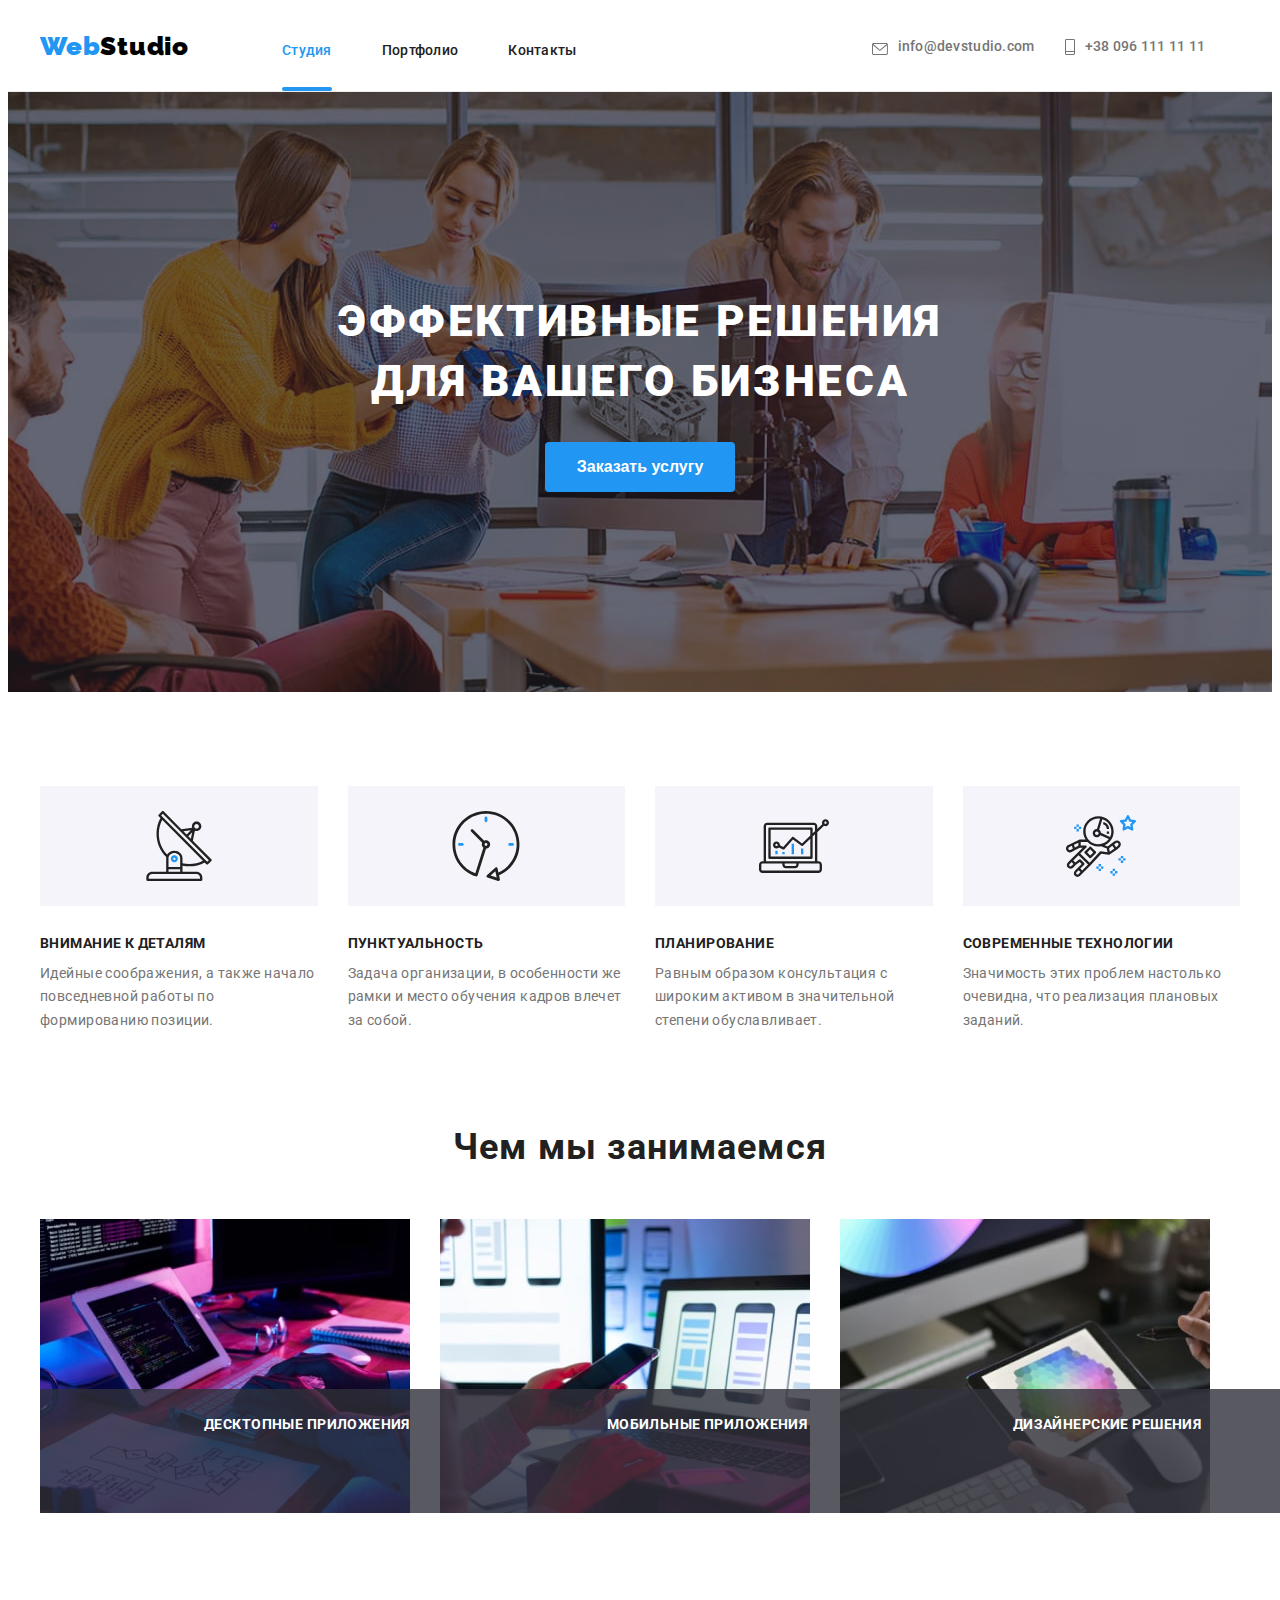
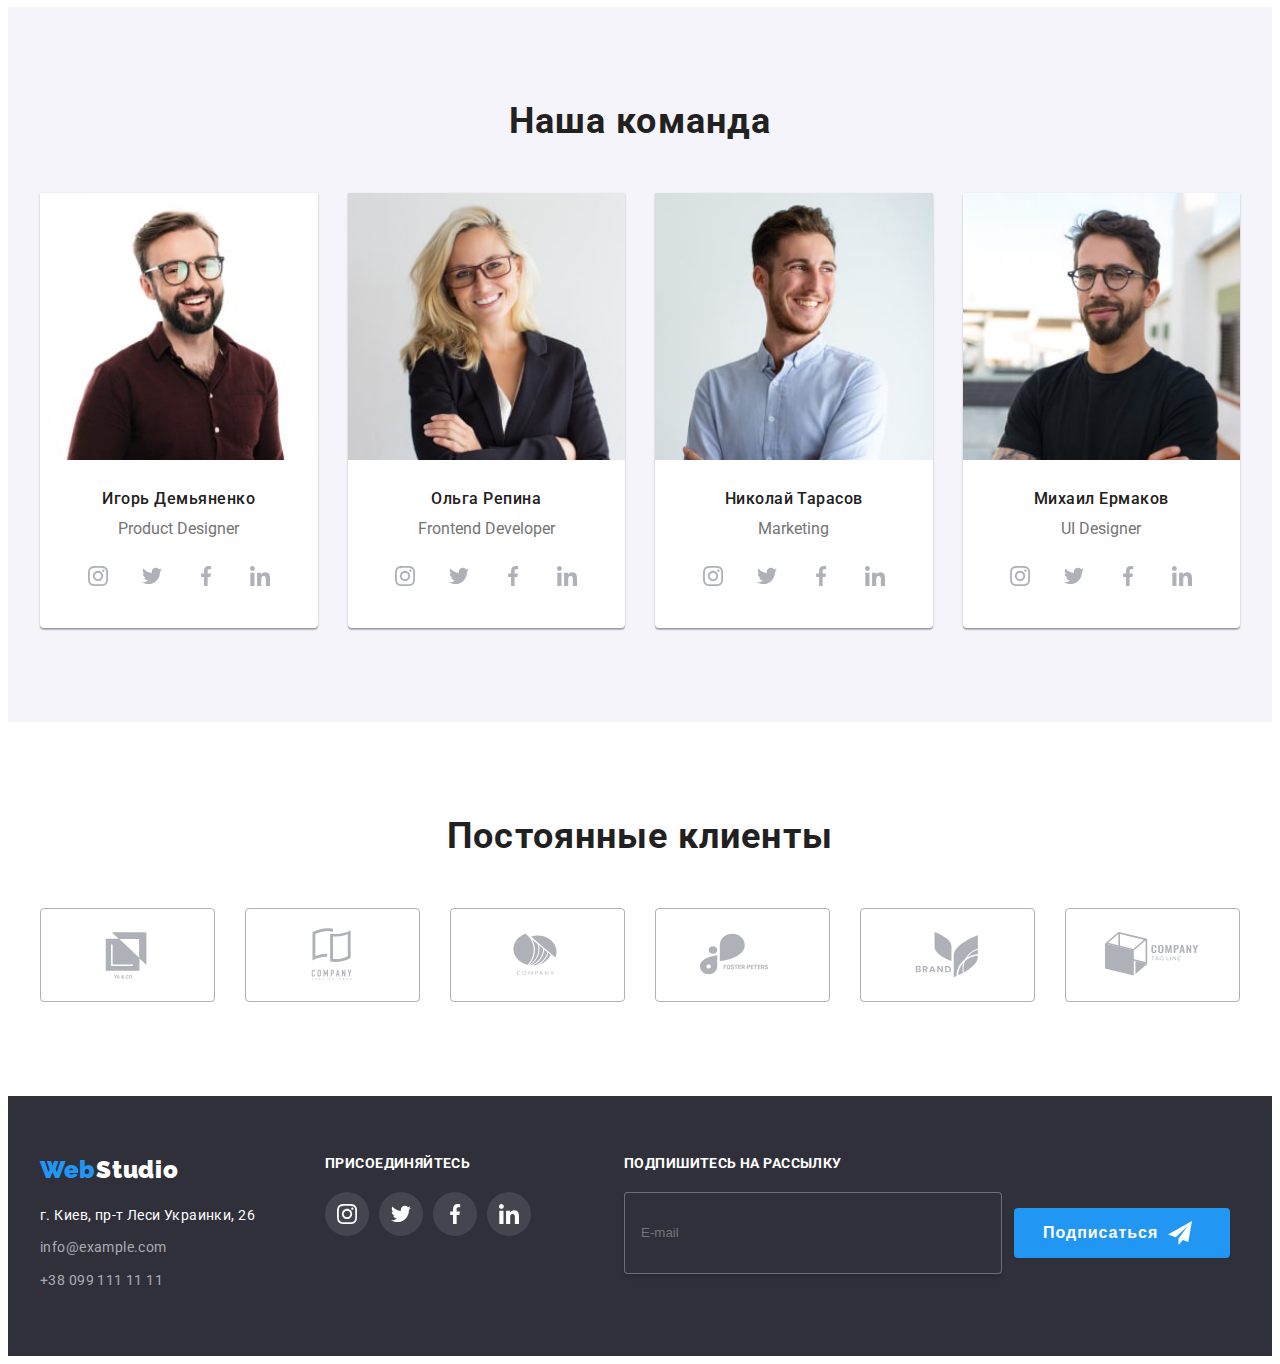
<file: index.html>
<!DOCTYPE html>
<html lang="ru">
<head>
   <meta charset="UTF-8">
   <meta http-equiv="X-UA-Compatible" content="IE=edge">
   <meta name="viewport" content="width=device-width, initial-scale=1.0">
   <title>Home Work 8</title>
   <link rel="preconnect" href="https://fonts.googleapis.com">
   <link rel="preconnect" href="https://fonts.gstatic.com" crossorigin>
   <link href="https://fonts.googleapis.com/css2?family=Raleway:wght@700&family=Roboto:wght@400;500;700;900&display=swap" rel="stylesheet">
   <link rel="stylesheet" href="https://cdnjs.cloudflare.com/ajax/libs/modern-normalize/1.1.0/modern-normalize.min.css" integrity="sha512-wpPYUAdjBVSE4KJnH1VR1HeZfpl1ub8YT/NKx4PuQ5NmX2tKuGu6U/JRp5y+Y8XG2tV+wKQpNHVUX03MfMFn9Q==" crossorigin="anonymous" referrerpolicy="no-referrer" />
   <link rel="stylesheet" href="./css/main.min.css">
</head>  
<body>
   <header class="page-header">
        <div class="container page-header__container">
            <nav class="page-header__info-nav">
                <a class="logo link" href="./index.html"><b style="color:#2196F3">Web<span style="color:#000000;">Studio</span></b></a>
                <ul class="menu__list">
                <li class="list menu__list-item"><a class="link menu__list-item-studio current" href="./index.html">Студия</a></li>
                <li class="list menu__list-item"><a class="link menu__list-item-portfolio" href="./portfolio.html">Портфолио</a></li>
                <li class="list menu__list-item"><a class="link menu__list-item-contact" href="#contacts">Контакты</a></li>
                </ul>
            </nav>   
            <div class="page-header__contact">
                <a class="page-header__contact-email link grey" href="mailto:info@devstudio.com">
                <svg class="page-header__contact-icon" width="16" height="12">
                <use
                    href="./images/symbol-defs.svg#icon-envelope"
                ></use>
                </svg>info@devstudio.com</a>
                <a class="page-header__contact-telephone link grey" href="tel:+380961111111">
                <svg class="page-header__contact-icon" width="10" height="16">
                    <use
                        href="./images/symbol-defs.svg#icon-telephone"
                    ></use>
                </svg>+38 096 111 11 11</a>
            </div>
            <button type="button" class="menu-open">
                    <svg class="page-header__icon" width="40" height="40">
                        <use
                        href="./images/symbol-defs.svg#icon-menu"
                        ></use>
                    </svg>
            </button>
            <div class="mob-menu is-hidden">
                <div class="menu-top">
                    <button type="button" class="menu-close">
                        <svg class="page-header__icon" width="40" height="40">
                            <use
                            href="./images/symbol-defs.svg#icon-close-black"
                            ></use>
                        </svg>
                    </button>
                    <ul class="mob-menu-list list">
                        <li class="mob-menu-item">
                            <a href="./index.html" class="mob-menu-link active link ">Студия</a>
                        </li>
                        <li class="mob-menu-item">
                            <a href="./portfolio.html" class="mob-menu-link link"
                                >Портфолио</a
                            >
                        </li>
                        <li class="mob-menu-item">
                            <a href="#" class="mob-menu-link link">Контакты</a>
                        </li>
                    </ul>
                </div>
                <div class="menu-bottom">
                    <div class="menu-bottom__mobile-contact">
                        <a class="mob-menu-tel link" href="tel:+380961111111">+38 096 111 11 11</a>
                        <a class="mob-menu-email link" href="mailto:info@devstudio.com">info@devstudio.com</a>
                    </div>
                    <ul class="mob-social-list list">
                        <li class="mob-social-item">
                            <a href="" class="mob-social-link link"
                                >Instagram</a
                            >
                        </li>
                        <li class="mob-social-item">
                            <a href="" class="mob-social-link link"
                                >Twitter</a
                            >
                        </li>
                        <li class="mob-social-item">
                            <a href="" class="mob-social-link link"
                                >Facebook</a
                            >
                        </li>
                        <li class="mob-social-item">
                            <a href="" class="mob-social-link link"
                                >LinkedIn</a
                            >
                        </li>
                    </ul>
                </div>
            </div>
        </div>   
    </header>
    <main>
        <section class="hero overlay">
            <div class="container">
                <h1 class="hero__title">ЭФФЕКТИВНЫЕ РЕШЕНИЯ ДЛЯ ВАШЕГО БИЗНЕСА</h1>
                <button class="hero__btn" data-modal-open type="button">Заказать услугу</button>
            </div>   
        </section>   
        <section class="skils section">
            <div class="container">
                <ul class="skils__details-list">
                <li class="skils__details-item list">
                    <div class="skils__details-block">
                        <svg class="skils__details-icon" width="70" height="70">
                            <use
                            href="./images/symbol-defs.svg#icon-antenna"
                            ></use>
                        </svg>
                    </div>
                    <h3 class="skils__details-title">ВНИМАНИЕ К ДЕТАЛЯМ</h3>
                    <p class="grey text">
                        Идейные соображения, а также начало повседневной работы по формированию позиции.
                    </p>
                </li> 
                <li class="skils__details-item list">
                    <div class="skils__details-block">
                        <svg class="skils__details-icon" width="70" height="70">
                            <use
                            href="./images/symbol-defs.svg#icon-clock"
                            ></use>
                        </svg>
                    </div>
                    <h3 class="skils__details-title">ПУНКТУАЛЬНОСТЬ</h3>
                    <p class="grey text">
                        Задача организации, в особенности же рамки и место обучения кадров влечет за собой.
                    </p>
                </li>   
                <li class="skils__details-item list note">
                    <div class="skils__details-block">
                        <svg class="skils__details-icon" width="70" height="70">
                            <use
                            href="./images/symbol-defs.svg#icon-diagram"
                            ></use>
                        </svg>
                    </div>
                    <h3 class="skils__details-title">ПЛАНИРОВАНИЕ</h3>
                    <p class="grey text">
                        Равным образом консультация с широким активом в значительной степени обуславливает.
                    </p>
                </li>   
                <li class="skils__details-item list">
                    <div class="skils__details-block">
                        <svg class="skils__details-icon" width="70" height="70">
                            <use
                            href="./images/symbol-defs.svg#icon-astronaut"
                            ></use>
                        </svg>
                    </div>
                    <h3 class="skils__details-title">СОВРЕМЕННЫЕ ТЕХНОЛОГИИ</h3>
                    <p class="grey text">
                        Значимость этих проблем настолько очевидна, что реализация плановых заданий.
                    </p>
                </li> 
                </ul> 
            </div>
        </section>     
        <section class="work-details section">
            <div class="container">
                <h2 class="title-all title">Чем мы занимаемся</h2>
                <ul class="work-details__gallery-list">
                <li class="list">
                    <div class="work-details__gallery-item-box">
                        <picture>
                            <source
                                srcset="./images/directions/img-desktop-1x-1.jpg 1x, ./images/directions/img-desktop-2x-1.jpg 2x"
                                media="(min-width: 1200px)"/>
                            <img
                                src="./images/directions/img-desktop-1x-1.jpg" alt="руки и компьютер" width="370"/>
                        </picture>
                            <p class="work-details__gallery-item-text">
                                Десктопные приложения
                            </p>
                    </div>
                    </li>     
                    <li class="list"> 
                        <div class="work-details__gallery-item-box">
                            <picture>
                                <source
                                    srcset="./images/directions/img-desktop-1x-2.jpg 1x, ./images/directions/img-desktop-2x-2.jpg 2x"
                                    media="(min-width: 1200px)"/>
                                <img
                                    src="./images/directions/img-desktop-1x-2.jpg" alt="руки и компьютер" width="370"/>
                            </picture>
                            <p class="work-details__gallery-item-text">
                                Мобильные приложения
                            </p>
                        </div>
                    </li>  
                    <li class="list"> 
                        <div class="work-details__gallery-item-box">
                            <picture>
                                <source
                                    srcset="./images/directions/img-desktop-1x-3.jpg 1x, ./images/directions/img-desktop-2x-3.jpg 2x"
                                    media="(min-width: 1200px)"/>
                                <img
                                    src="./images/directions/img-desktop-1x-3.jpg" alt="руки и компьютер" width="370"/>
                            </picture>
                            <p class="work-details__gallery-item-text">
                                Дизайнерские решения
                            </p>
                        </div>
                    </li> 
                </ul>
            </div>   
        </section>
        <section class="teachers section">
            <div class="container">
                <h2 class="title-all">Наша команда</h2>
                <ul class="teachers__list">
                <li class="list teachers__item">
                    <picture>
                        <source
                            srcset="./images/our-team/img1-desktop-1x.jpg 1x, ./images/our-team/img1-desktop-2x.jpg 2x"
                            media="(min-width: 1200px)"/>
                        <source
                            srcset="./images/our-team/img1-tablet-1x.jpg 1x, ./images/our-team/img1-tablet-2x.jpg 2x"
                            media="(min-width: 768px)"/>
                        <source
                            srcset="./images/our-team/img1-mob-1x.jpg 1x, ./images/our-team/img1-mob-2x.jpg 2x"
                            media="(min-width: 320px)"/>
                        <img
                            src="./images/our-team/img1-mob-1x.jpg" alt="человек в очках улыбается" width="370"/>
                    </picture>
                    <div class="teachers__item-names">
                        <h3 class="teachers__item-names-title title">Игорь Демьяненко</h3>
                        <p class="grey workers" lang="en">Product Designer</p>              
                        <ul class="teachers__socials-list list">
                            <li class="teachers__socials-item">
                                <a
                                    href=""
                                    class="teachers__socials-link link"
                                >
                                    <svg class="teachers__socials-icon" width="20" height="20">
                                        <use
                                            href="./images/symbol-defs.svg#icon-instagram-2"></use>
                                    </svg>
                                </a>
                            </li>
                            <li class="teachers__socials-item">
                                <a
                                    href=""
                                    class="teachers__socials-link link"
                                >
                                    <svg class="teachers__socials-icon" width="20" height="20">
                                        <use
                                        href="./images/symbol-defs.svg#icon-twitter"
                                        ></use>
                                    </svg>
                                </a>
                            </li>
                            <li class="teachers__socials-item">
                                <a
                                    href=""
                                    class="teachers__socials-link link"
                                >
                                    <svg class="teachers__socials-icon" width="20" height="20">
                                        <use
                                        href="./images/symbol-defs.svg#icon-facebook"
                                        ></use>
                                    </svg>
                                </a>
                            </li>
                            <li class="teachers__socials-item">
                                <a
                                    href=""
                                    class="teachers__socials-link link"
                                >
                                    <svg class="teachers__socials-icon" width="20" height="20">
                                        <use
                                        href="./images/symbol-defs.svg#icon-linkedin"
                                        ></use>
                                    </svg>
                                </a>
                            </li>
                        </ul>
                    </div>
                </li>
                <li class="list teachers__item"> 
                    <picture>
                        <source
                            srcset="./images/our-team/img2-desktop-1x.jpg 1x, ./images/our-team/img2-desktop-2x.jpg 2x"
                            media="(min-width: 1200px)"/>
                        <source
                            srcset="./images/our-team/img2-tablet-1x.jpg 1x, ./images/our-team/img2-tablet-2x.jpg 2x"
                            media="(min-width: 768px)"/>
                        <source
                            srcset="./images/our-team/img2-mob-1x.jpg 1x, ./images/our-team/img2-mob-2x.jpg 2x"
                            media="(min-width: 320px)"/>
                        <img
                            src="./images/our-team/img2-mob-1x.jpg" alt="женщина в очках" width="370"/>
                    </picture>
                    <div class="teachers__item-names">
                        <h3 class="teachers__item-names-title title">Ольга Репина</h3>
                        <p class="grey workers" lang="en">Frontend Developer</p>
                        <ul class="teachers__socials-list list">
                            <li class="teachers__socials-item">
                                <a
                                    href=""
                                    class="teachers__socials-link link"
                                >
                                    <svg class="teachers__socials-icon" width="20" height="20">
                                        <use
                                            href="./images/symbol-defs.svg#icon-instagram-2"></use>
                                    </svg>
                                </a>
                            </li>
                            <li class="teachers__socials-item">
                                <a
                                    href=""
                                    class="teachers__socials-link link"
                                >
                                    <svg class="teachers__socials-icon" width="20" height="20">
                                        <use
                                        href="./images/symbol-defs.svg#icon-twitter"
                                        ></use>
                                    </svg>
                                </a>
                            </li>
                            <li class="teachers__socials-item">
                                <a
                                    href=""
                                    class="teachers__socials-link link"
                                >
                                    <svg class="teachers__socials-icon" width="20" height="20">
                                        <use
                                        href="./images/symbol-defs.svg#icon-facebook"
                                        ></use>
                                    </svg>
                                </a>
                            </li>
                            <li class="teachers__socials-item">
                                <a
                                    href=""
                                    class="teachers__socials-link link"
                                >
                                    <svg class="teachers__socials-icon" width="20" height="20">
                                        <use
                                        href="./images/symbol-defs.svg#icon-linkedin"
                                        ></use>
                                    </svg>
                                </a>
                            </li>
                        </ul>
                    </div>
                </li>
                <li class="list teachers__item">
                    <picture>
                        <source
                            srcset="./images/our-team/img3-desktop-1x.jpg 1x, ./images/our-team/img3-desktop-2x.jpg 2x"
                            media="(min-width: 1200px)"/>
                        <source
                            srcset="./images/our-team/img3-tablet-1x.jpg 1x, ./images/our-team/img3-tablet-2x.jpg 2x"
                            media="(min-width: 768px)"/>
                        <source
                            srcset="./images/our-team/img3-mob-1x.jpg 1x, ./images/our-team/img3-mob-2x.jpg 2x"
                            media="(min-width: 320px)"/>
                        <img
                            src="./images/our-team/img3-mob-1x.jpg" alt="человек  улыбается" width="370"/>
                    </picture>
                    <div class="teachers__item-names">
                        <h3 class="teachers__item-names-title title">Николай Тарасов</h3>
                        <p class="grey workers" lang="en">Marketing</p>
                        <ul class="teachers__socials-list list">
                            <li class="teachers__socials-item">
                                <a
                                    href=""
                                    class="teachers__socials-link link"
                                >
                                    <svg class="teachers__socials-icon" width="20" height="20">
                                        <use
                                            href="./images/symbol-defs.svg#icon-instagram-2"></use>
                                    </svg>
                                </a>
                            </li>
                            <li class="teachers__socials-item">
                                <a
                                    href=""
                                    class="teachers__socials-link link"
                                >
                                    <svg class="teachers__socials-icon" width="20" height="20">
                                        <use
                                        href="./images/symbol-defs.svg#icon-twitter"
                                        ></use>
                                    </svg>
                                </a>
                            </li>
                            <li class="teachers__socials-item">
                                <a
                                    href=""
                                    class="teachers__socials-link link"
                                >
                                    <svg class="teachers__socials-icon" width="20" height="20">
                                        <use
                                        href="./images/symbol-defs.svg#icon-facebook"
                                        ></use>
                                    </svg>
                                </a>
                            </li>
                            <li class="teachers__socials-item">
                                <a
                                    href=""
                                    class="teachers__socials-link link"
                                >
                                    <svg class="teachers__socials-icon" width="20" height="20">
                                        <use
                                        href="./images/symbol-defs.svg#icon-linkedin"
                                        ></use>
                                    </svg>
                                </a>
                            </li>
                        </ul>
                    </div>          
                </li>   
                <li class="list teachers__item">
                    <picture>
                        <source
                            srcset="./images/our-team/img4-desktop-1x.jpg 1x, ./images/our-team/img4-desktop-2x.jpg 2x"
                            media="(min-width: 1200px)"/>
                        <source
                            srcset="./images/our-team/img4-tablet-1x.jpg 1x, ./images/our-team/img4-tablet-2x.jpg 2x"
                            media="(min-width: 768px)"/>
                        <source
                            srcset="./images/our-team/img4-mob-1x.jpg 1x, ./images/our-team/img4-mob-2x.jpg 2x"
                            media="(min-width: 320px)"/>
                        <img
                            src="./images/our-team/img4-mob-1x.jpg" alt="человек в очках улыбается" width="370"/>
                    </picture>
                    <div class="teachers__item-names">
                        <h3 class="teachers__item-names-title title">Михаил Ермаков</h3>
                        <p class="grey workers" lang="en">UI Designer</p>
                        <ul class="teachers__socials-list list">
                            <li class="teachers__socials-item">
                                <a
                                    href=""
                                    class="teachers__socials-link link"
                                >
                                    <svg class="teachers__socials-icon" width="20" height="20">
                                        <use
                                            href="./images/symbol-defs.svg#icon-instagram-2"></use>
                                    </svg>
                                </a>
                            </li>
                            <li class="teachers__socials-item">
                                <a
                                    href=""
                                    class="teachers__socials-link link"
                                >
                                    <svg class="teachers__socials-icon" width="20" height="20">
                                        <use
                                        href="./images/symbol-defs.svg#icon-twitter"
                                        ></use>
                                    </svg>
                                </a>
                            </li>
                            <li class="teachers__socials-item">
                                <a
                                    href=""
                                    class="teachers__socials-link link"
                                >
                                    <svg class="teachers__socials-icon" width="20" height="20">
                                        <use
                                        href="./images/symbol-defs.svg#icon-facebook"
                                        ></use>
                                    </svg>
                                </a>
                            </li>
                            <li class="teachers__socials-item">
                                <a
                                    href=""
                                    class="teachers__socials-link link"
                                >
                                    <svg class="teachers__socials-icon" width="20" height="20">
                                        <use
                                        href="./images/symbol-defs.svg#icon-linkedin"
                                        ></use>
                                    </svg>
                                </a>
                            </li>
                        </ul>
                    </div>
                </li>  
                </ul>
            </div>    
        </section>
        <section class="clients section">
            <div class="container">
                <h2 class="clients__title title-all">Постоянные клиенты</h2>
                <ul class="clients__socials-list list">
                <li class="clients__socials-item">
                    <a
                        href=""
                        class="clients__socials-link link"
                    >
                        <svg class="clients__socials-icon" width="106" height="60">
                            <use
                            href="./images/symbol-defs.svg#icon-Logo1"
                            ></use>
                        </svg>
                    </a>
                </li>
                <li class="clients__socials-item">
                    <a
                        href=""
                        class="clients__socials-link link"
                    >
                        <svg class="clients__socials-icon" width="106" height="60">
                            <use
                            href="./images/symbol-defs.svg#icon-Logo2"
                            ></use>
                        </svg>
                    </a>
                </li>
                <li class="clients__socials-item">
                    <a
                        href=""
                        class="clients__socials-link link"
                    >
                        <svg class="clients__socials-icon" width="106" height="60">
                            <use
                            href="./images/symbol-defs.svg#icon-Logo3"
                            ></use>
                        </svg>
                    </a>
                </li>
                <li class="clients__socials-item">
                    <a
                        href=""
                        class="clients__socials-link link"
                    >
                        <svg class="clients__socials-icon" width="106" height="60">
                            <use
                            href="./images/symbol-defs.svg#icon-Logo4"
                            ></use>
                        </svg>
                    </a>
                </li>
                <li class="clients__socials-item">
                    <a
                        href=""
                        class="clients__socials-link link"
                    >
                        <svg class="clients__socials-icon" width="106" height="60">
                            <use
                            href="./images/symbol-defs.svg#icon-Logo5"
                            ></use>
                        </svg>
                    </a>
                </li>
                <li class="clients__socials-item">
                    <a
                        href=""
                        class="clients__socials-link link"
                    >
                        <svg class="clients__socials-icon" width="106" height="60">
                            <use
                            href="./images/symbol-defs.svg#icon-Logo6"
                            ></use>
                        </svg>
                    </a>
                </li>
            </ul>
                
            </div>    
        </section>
    </main>
    <footer class="page-footer" id="contacts">
        <div class="container page-footer__container">
            <div class="page-footer__version-tablet">
                <div class="page-footer__contact">
                    <a class="page-footer__logo link" href="./index.html"><b style="color:#2196F3">Web<span style="color:#ffffff;">Studio</span></b></a>
                    <address class="page-footer__address white">
                        г. Киев, пр-т Леси Украинки, 26
                    </address>
                    <a class="link page-footer__contact-info page-footer__email" href="mailto:info@example.com">info@example.com</a>
                    <a class="link page-footer__contact-info" href="tel:+380991111111">+38 099 111 11 11</a>
                </div>
                <section class="page-footer__social">
                    <h3 class="page-footer__social-title white ">присоединяйтесь</h3>
                    <ul class="page-footer__socials-list list">
                        <li class="page-footer__socials-item">
                                <a
                                    href=""
                                    class="page-footer__socials-link link"
                                >
                                    <svg class="page-footer__socials-icon" width="20" height="20">
                                    <use
                                            href="./images/symbol-defs.svg#icon-instagram-2"></use>
                                    </svg>
                                </a>
                        </li>
                        <li class="page-footer__socials-item">
                                <a
                                    href=""
                                    class="page-footer__socials-link link"
                                >
                                    <svg class="page-footer__socials-icon" width="20" height="20">
                                    <use
                                    href="./images/symbol-defs.svg#icon-twitter"
                                    ></use>
                                    </svg>
                                </a>
                        </li>
                        <li class="page-footer__socials-item">
                                <a
                                    href=""
                                    class="page-footer__socials-link link"
                                >
                                    <svg class="page-footer__socials-icon" width="20" height="20">
                                    <use
                                    href="./images/symbol-defs.svg#icon-facebook"
                                    ></use>
                                    </svg>
                                </a>
                        </li>
                        <li class="page-footer__socials-item">
                                <a
                                    href=""
                                    class="page-footer__socials-link link"
                                >
                                    <svg class="page-footer__socials-icon" width="20" height="20">
                                    <use
                                    href="./images/symbol-defs.svg#icon-linkedin"
                                    ></use>
                                    </svg>
                                </a>
                        </li>
                    </ul>
                </section>
            </div>
            <section class="page-footer__client">
                <h3 class="page-footer__title white ">Подпишитесь на рассылку</h3>
                <div class="confirmation-email">
                    <span >
                        <input
                            type="email"
                            name="email-confirmation"
                            id="email-confirmation"
                            class="footer-input"
                            placeholder="E-mail"/> 
                    </span>        
                    <button class="page-footer__btn-email" type="submit">Подписаться
                        <span>
                            <svg class="page-footer__icon" width="24" height="24">
                                <use href="./images/symbol-defs.svg#icon-icon-send"></use>
                            </svg> 
                        </span>
                    </button>    
                </div>
            </section>
        </div>   
    </footer>
    <div class="backdrop is-hidden" data-modal>
        <div class="modal">
            <button type="button" class="modal-btn" data-modal-close>
                    <svg class="clients-socials-icon" width="18" height="18">
                        <use
                        href="./images/symbol-defs.svg#icon-close-black"
                        ></use>
                    </svg>
            </button>
            <p class="modal-title">Оставьте свои данные, мы вам перезвоним</p>
            <form action="#">
                <div class="modal-contact-form">
                        <label class="modal-label" for="name"
                        >Имя</label>
                        <span class="input-wrap">
                            <input
                                type="text"
                                name="name"
                                id="name"
                                class="modal-input"/>
                            <svg class="modal-input-icon" width="18" height="18">
                                <use href="./images/symbol-defs.svg#icon-person"></use>
                            </svg>
                        </span>
                </div>
                <div class="modal-contact-form">
                    <label class="modal-label" for="tel"
                        >Телефон</label>
                        <span class="input-wrap">
                            <input
                                type="tel"
                                name="tel"
                                id="tel"
                                class="modal-input"/>
                            <svg class="modal-input-icon" width="18" height="18">
                                <use href="./images/symbol-defs.svg#icon-phone"></use>
                            </svg>
                        </span>
                    </div>
                <div class="modal-contact-form">
                    <label class="modal-label" for="email"
                        >Почта</label>
                        <span class="input-wrap">
                            <input
                                type="email"
                                name="email"
                                id="email"
                                class="modal-input"/>
                            <svg class="modal-input-icon" width="18" height="18">
                                <use href="./images/symbol-defs.svg#icon-email"></use>
                            </svg>
                        </span>    
                </div>
                <div class="modal-contact-form">
                    <label class="modal-label" for="сomment"
                        >Комментарий</label>
                    <textarea
                        name="comment"
                        id="comment"
                        class="modal-text"
                        placeholder="Введите текст"
                    ></textarea>
                </div>
                <div class="modal-contact-form">
                    <input type="checkbox" class="input-check vissually-hidden" id="input-check" value="yes" name="policy">
                    <label for="input-check" class="check-text ">
                        <span>
                                <svg class="input-icon-check" width="11" height="8">
                                    <use href="./images/symbol-defs.svg#icon-check"></use>
                                </svg> 
                            </span>
                    Соглашаюсь с рассылкой и принимаю<a href="" class="check-link">Условия договора</a></label>
                </div>
                <button class="form__btn-contact" type="submit">Отправить</button>
            </form>
        </div>
    </div>
    <script src="./js/menu.js"></script>
    <script src="./js/modal.js"></script>
</body>
</html>
</file>
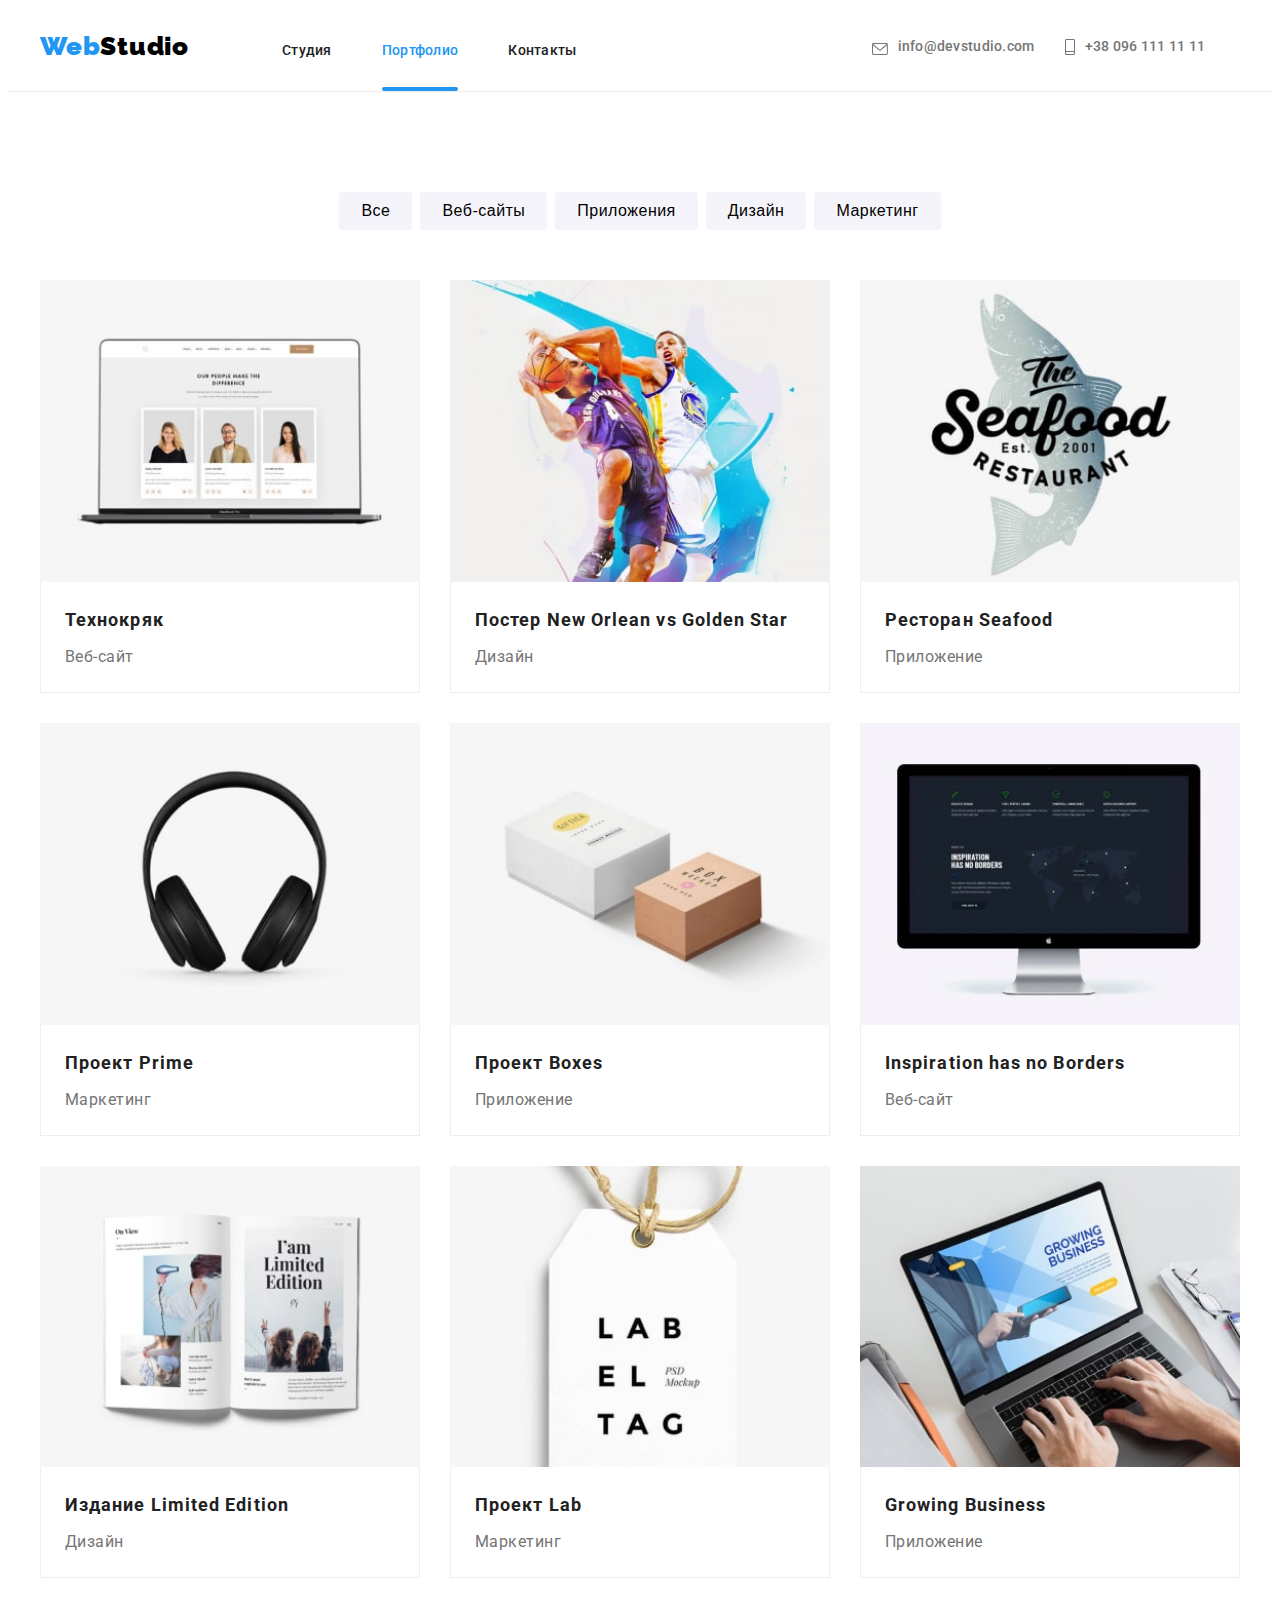
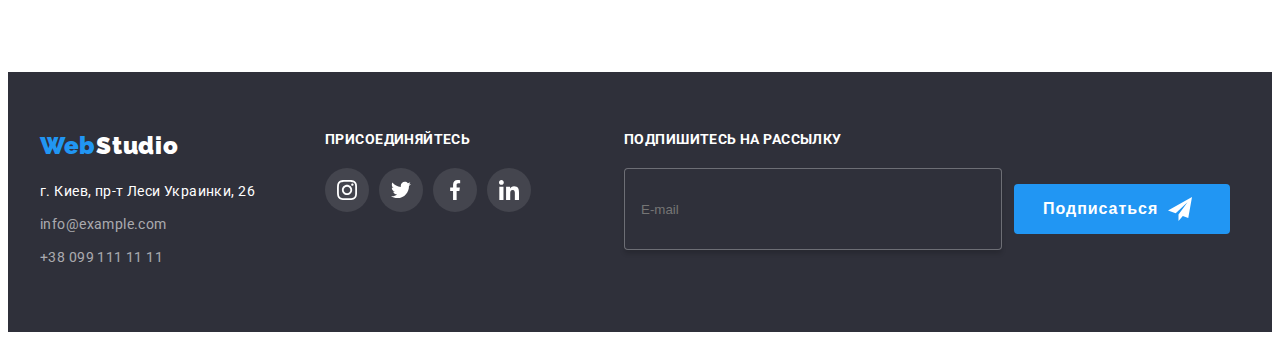
<file: portfolio.html>
<!DOCTYPE html>
<html lang="ru">
<head>
   <meta charset="UTF-8">
   <meta http-equiv="X-UA-Compatible" content="IE=edge">
   <meta name="viewport" content="width=device-width, initial-scale=1.0">
   <title>Home Work 8</title>
   <link rel="preconnect" href="https://fonts.googleapis.com">
   <link rel="preconnect" href="https://fonts.gstatic.com" crossorigin>
   <link href="https://fonts.googleapis.com/css2?family=Raleway:wght@700&family=Roboto:wght@400;500;700;900&display=swap" rel="stylesheet">
   <link rel="stylesheet" href="https://cdnjs.cloudflare.com/ajax/libs/modern-normalize/1.1.0/modern-normalize.min.css" integrity="sha512-wpPYUAdjBVSE4KJnH1VR1HeZfpl1ub8YT/NKx4PuQ5NmX2tKuGu6U/JRp5y+Y8XG2tV+wKQpNHVUX03MfMFn9Q==" crossorigin="anonymous" referrerpolicy="no-referrer" />
   <link rel="stylesheet" href="css/main.min.css">

</head>
<body>
   <header class="page-header">
      <div class="container page-header__container">
          <nav class="page-header__info-nav">
              <a class="logo link" href="./index.html"><b style="color:#2196F3">Web<span style="color:#000000;">Studio</span></b></a>
              <ul class="menu__list">
              <li class="list menu__list-item"><a class="link menu__list-item-studio " href="./index.html">Студия</a></li>
              <li class="list menu__list-item"><a class="link menu__list-item-portfolio current" href="./portfolio.html">Портфолио</a></li>
              <li class="list menu__list-item"><a class="link menu__list-item-contact" href="#contacts">Контакты</a></li>
              </ul>
          </nav>   
          <div class="page-header__contact">
              <a class="page-header__contact-email link grey" href="mailto:info@devstudio.com">
              <svg class="page-header__contact-icon" width="16" height="12">
              <use
                  href="./images/symbol-defs.svg#icon-envelope"
              ></use>
              </svg>info@devstudio.com</a>
              <a class="page-header__contact-telephone link grey" href="tel:+380961111111">
              <svg class="page-header__contact-icon" width="10" height="16">
                  <use
                      href="./images/symbol-defs.svg#icon-telephone"
                  ></use>
              </svg>+38 096 111 11 11</a>
          </div>
          <button type="button" class="menu-open">
                  <svg class="page-header__icon" width="40" height="40">
                      <use
                      href="./images/symbol-defs.svg#icon-menu"
                      ></use>
                  </svg>
          </button>
          <div class="mob-menu is-hidden">
              <div class="menu-top">
                  <button type="button" class="menu-close">
                      <svg class="page-header__icon" width="40" height="40">
                          <use
                          href="./images/symbol-defs.svg#icon-close-black"
                          ></use>
                      </svg>
                  </button>
                  <ul class="mob-menu-list list">
                      <li class="mob-menu-item">
                          <a href="./index.html" class="mob-menu-link link ">Студия</a>
                      </li>
                      <li class="mob-menu-item">
                          <a href="./portfolio.html" class="mob-menu-link  active link"
                              >Портфолио</a
                          >
                      </li>
                      <li class="mob-menu-item">
                          <a href="#" class="mob-menu-link link">Контакты</a>
                      </li>
                  </ul>
              </div>
              <div class="menu-bottom">
                  <div class="menu-bottom__mobile-contact">
                      <a class="mob-menu-tel link" href="tel:+380961111111">+38 096 111 11 11</a>
                      <a class="mob-menu-email link" href="mailto:info@devstudio.com">info@devstudio.com</a>
                  </div>
                  <ul class="mob-social-list list">
                      <li class="mob-social-item">
                          <a href="" class="mob-social-link link"
                              >Instagram</a
                          >
                      </li>
                      <li class="mob-social-item">
                          <a href="" class="mob-social-link link"
                              >Twitter</a
                          >
                      </li>
                      <li class="mob-social-item">
                          <a href="" class="mob-social-link link"
                              >Facebook</a
                          >
                      </li>
                      <li class="mob-social-item">
                          <a href="" class="mob-social-link link"
                              >LinkedIn</a
                          >
                      </li>
                  </ul>
              </div>
          </div>
      </div>   
  </header>
   <main class="main__portfolio"> 
         <section class="portfolio">  
            <div class="container container-portfolio"> 
               <h2 class="vissually-hidden">наши работы</h2>    
               <ul class="main__portfolio-nav list">
                     <li class="main__portfolio-nav-item"><button class="btn__nav" type="button">Все</button></li>
                     <li class="main__portfolio-nav-item"><button class="btn__nav" type="button" >Веб-сайты</button></li>
                     <li class="main__portfolio-nav-item"><button class="btn__nav" type="button" >Приложения</button></li>
                     <li class="main__portfolio-nav-item"><button class="btn__nav" type="button" >Дизайн</button></li>
                     <li class="main__portfolio-nav-item"><button class="btn__nav" type="button" >Маркетинг</button></li>
               </ul>
               <ul class="main__information-project-details list">
                  <li class="main__information-project-item">
                     <a class="main__information-project-item-first link" href="#">
                        <div  class="main__information-project-item-card">   
                           <picture>
                              <source
                                  srcset="./images/portfolio/img1-desktop-1x.jpg 1x, ./images/portfolio/img1-desktop-2x.jpg 2x"
                                  media="(min-width: 1200px)"/>
                              <source
                                  srcset="./images/portfolio/img1-tablet-1x.jpg 1x, ./images/portfolio/img1-tablet-2x.jpg 2x"
                                  media="(min-width: 768px)"/>
                              <source
                                  srcset="./images/portfolio/img1-mob-1x.jpg 1x, ./images/portfolio/img1-mob-2x.jpg 2x"
                                  media="(min-width: 320px)"/>
                              <img
                                  src="./images/portfolio/img1-mob-1x.jpg" alt="Три человека" width="370"/>
                          </picture>
                           <p class="main__information-project-item-text">
                              Технокряк это современная площадка распространения коронавируса. Компании используют эту платформу для цифрового шпионажа и атак на защищённые сервера конкурентов.
                           </p>
                        </div>
                        <div class="main__information-project-item-border">
                           <h3 class="main__information-project-item-title">Технокряк</h3>
                           <p class="grey detail">Веб-сайт</p>
                        </div>
                     </a>
                  </li>
                  <li class="main__information-project-item">
                     <a class="link" href="#">
                        <div class="main__information-project-item-card">
                           <picture>
                              <source
                                  srcset="./images/portfolio/img2-desktop-1x.jpg 1x, ./images/portfolio/img2-desktop-2x.jpg 2x"
                                  media="(min-width: 1200px)"/>
                              <source
                                  srcset="./images/portfolio/img2-tablet-1x.jpg 1x, ./images/portfolio/img2-tablet-2x.jpg 2x"
                                  media="(min-width: 768px)"/>
                              <source
                                  srcset="./images/portfolio/img2-mob-1x.jpg 1x, ./images/portfolio/img2-mob-2x.jpg 2x"
                                  media="(min-width: 320px)"/>
                              <img
                                  src="./images/portfolio/img2-mob-1x.jpg" alt="два человека играют в баскетбол" width="370"/>
                          </picture>
                           <p class="main__information-project-item-text">
                           Технокряк это современная площадка распространения коронавируса. Компании используют эту платформу для цифрового шпионажа и атак на защищённые сервера конкурентов.
                           </p>
                        </div>   
                        <div class="main__information-project-item-border">
                           <h3 class="main__information-project-item-title">Постер New Orlean vs Golden Star</h3>
                           <p class="grey detail">Дизайн</p>
                        </div>
                     </a>
                  </li>
                  <li class="main__information-project-item">
                     <a class="link" href="#">
                        <div class="main__information-project-item-card">
                           <picture>
                              <source
                                  srcset="./images/portfolio/img3-desktop-1x.jpg 1x, ./images/portfolio/img3-desktop-2x.jpg 2x"
                                  media="(min-width: 1200px)"/>
                              <source
                                  srcset="./images/portfolio/img3-tablet-1x.jpg 1x, ./images/portfolio/img3-tablet-2x.jpg 2x"
                                  media="(min-width: 768px)"/>
                              <source
                                  srcset="./images/portfolio/img3-mob-1x.jpg 1x, ./images/portfolio/img3-mob-2x.jpg 2x"
                                  media="(min-width: 320px)"/>
                              <img
                                  src="./images/portfolio/img3-mob-1x.jpg" alt="логотип морского ресторана" width="370"/>
                          </picture>
                            <p class="main__information-project-item-text">
                              Технокряк это современная площадка распространения коронавируса. Компании используют эту платформу для цифрового шпионажа и атак на защищённые сервера конкурентов.
                           </p>
                        </div>  
                        <div class="main__information-project-item-border">
                           <h3 class="main__information-project-item-title">Ресторан Seafood</h3>
                           <p class="grey detail">Приложение</p>
                        </div>
                     </a>
                  </li>   
                  <li class="main__information-project-item">
                     <a class="link" href="#">
                        <div class="main__information-project-item-card">
                           <picture>
                              <source
                                  srcset="./images/portfolio/img4-desktop-1x.jpg 1x, ./images/portfolio/img4-desktop-2x.jpg 2x"
                                  media="(min-width: 1200px)"/>
                              <source
                                  srcset="./images/portfolio/img4-tablet-1x.jpg 1x, ./images/portfolio/img4-tablet-2x.jpg 2x"
                                  media="(min-width: 768px)"/>
                              <source
                                  srcset="./images/portfolio/img4-mob-1x.jpg 1x, ./images/portfolio/img4-mob-2x.jpg 2x"
                                  media="(min-width: 320px)"/>
                              <img
                                  src="./images/portfolio/img4-mob-1x.jpg" alt="наушники" width="370"/>
                          </picture>
                           <p class="main__information-project-item-text">
                              Технокряк это современная площадка распространения коронавируса. Компании используют эту платформу для цифрового шпионажа и атак на защищённые сервера конкурентов.
                           </p>
                        </div>   
                        <div class="main__information-project-item-border">
                           <h3 class="main__information-project-item-title">Проект Prime</h3>
                           <p class="grey detail">Маркетинг</p>
                        </div>
                     </a>
                  </li>  
                  <li class="main__information-project-item">
                     <a class="link" href="#">
                        <div class="main__information-project-item-card">
                           <picture>
                              <source
                                  srcset="./images/portfolio/img5-desktop-1x.jpg 1x, ./images/portfolio/img5-desktop-2x.jpg 2x"
                                  media="(min-width: 1200px)"/>
                              <source
                                  srcset="./images/portfolio/img5-tablet-1x.jpg 1x, ./images/portfolio/img5-tablet-2x.jpg 2x"
                                  media="(min-width: 768px)"/>
                              <source
                                  srcset="./images/portfolio/img5-mob-1x.jpg 1x, ./images/portfolio/img5-mob-2x.jpg 2x"
                                  media="(min-width: 320px)"/>
                              <img
                                  src="./images/portfolio/img5-mob-1x.jpg" alt="две коробки" width="370"/>
                          </picture>
                           <p class="main__information-project-item-text">
                              Технокряк это современная площадка распространения коронавируса. Компании используют эту платформу для цифрового шпионажа и атак на защищённые сервера конкурентов.
                           </p>
                        </div>
                        <div class="main__information-project-item-border">
                           <h3 class="main__information-project-item-title">Проект Boxes</h3>
                           <p class="grey detail">Приложение</p>
                        </div>
                     </a>  
                  </li>
                  <li class="main__information-project-item">
                     <a class="link" href="#">
                        <div class="main__information-project-item-card">
                           <picture>
                              <source
                                  srcset="./images/portfolio/img6-desktop-1x.jpg 1x, ./images/portfolio/img6-desktop-2x.jpg 2x"
                                  media="(min-width: 1200px)"/>
                              <source
                                  srcset="./images/portfolio/img6-tablet-1x.jpg 1x, ./images/portfolio/img6-tablet-2x.jpg 2x"
                                  media="(min-width: 768px)"/>
                              <source
                                  srcset="./images/portfolio/img6-mob-1x.jpg 1x, ./images/portfolio/img6-mob-2x.jpg 2x"
                                  media="(min-width: 320px)"/>
                              <img
                                  src="./images/portfolio/img6-mob-1x.jpg" alt="рабочий стол" width="370"/>
                          </picture>
                           <p class="main__information-project-item-text">
                              Технокряк это современная площадка распространения коронавируса. Компании используют эту платформу для цифрового шпионажа и атак на защищённые сервера конкурентов.
                            </p>
                        </div>
                        <div class="main__information-project-item-border">
                           <h3 class="main__information-project-item-title" lang="en">Inspiration has no Borders</h3>
                           <p class="grey detail">Веб-сайт</p>
                        </div>
                     </a>  
                  </li>
                  <li class="main__information-project-item">
                     <a class="link" href="#">
                        <div class="main__information-project-item-card">
                           <picture>
                              <source
                                  srcset="./images/portfolio/img7-desktop-1x.jpg 1x, ./images/portfolio/img7-desktop-2x.jpg 2x"
                                  media="(min-width: 1200px)"/>
                              <source
                                  srcset="./images/portfolio/img7-tablet-1x.jpg 1x, ./images/portfolio/img7-tablet-2x.jpg 2x"
                                  media="(min-width: 768px)"/>
                              <source
                                  srcset="./images/portfolio/img7-mob-1x.jpg 1x, ./images/portfolio/img7-mob-2x.jpg 2x"
                                  media="(min-width: 320px)"/>
                              <img
                                  src="./images/portfolio/img7-mob-1x.jpg" alt="открытая книга" width="370"/>
                          </picture>
                           <p class="main__information-project-item-text">
                              Технокряк это современная площадка распространения коронавируса. Компании используют эту платформу для цифрового шпионажа и атак на защищённые сервера конкурентов.
                           </p>
                        </div>   
                        <div class="main__information-project-item-border">
                           <h3 class="main__information-project-item-title">Издание Limited Edition</h3>
                           <p class="grey detail">Дизайн</p>
                        </div>
                     </a>   
                  </li>   
                  <li class="main__information-project-item">
                     <a class="link" href="#">
                        <div class="main__information-project-item-card">
                           <picture>
                              <source
                                  srcset="./images/portfolio/img8-desktop-1x.jpg 1x, ./images/portfolio/img8-desktop-2x.jpg 2x"
                                  media="(min-width: 1200px)"/>
                              <source
                                  srcset="./images/portfolio/img8-tablet-1x.jpg 1x, ./images/portfolio/img8-tablet-2x.jpg 2x"
                                  media="(min-width: 768px)"/>
                              <source
                                  srcset="./images/portfolio/img8-mob-1x.jpg 1x, ./images/portfolio/img8-mob-2x.jpg 2x"
                                  media="(min-width: 320px)"/>
                              <img
                                  src="./images/portfolio/img8-mob-1x.jpg" alt="метка" width="370"/>
                           </picture>
                              <p class="main__information-project-item-text">
                                 Технокряк это современная площадка распространения коронавируса. Компании используют эту платформу для цифрового шпионажа и атак на защищённые сервера конкурентов.
                              </p>
                        </div>
                        <div class="main__information-project-item-border">
                           <h3 class="main__information-project-item-title">Проект Lab</h3>
                           <p class="grey detail">Маркетинг</p>
                        </div>
                     </a> 
                  </li>  
                  <li class="main__information-project-item">
                    <a class="link" href="#">
                        <div class="main__information-project-item-card">
                           <picture>
                              <source
                                  srcset="./images/portfolio/img9-desktop-1x.jpg 1x, ./images/portfolio/img9-desktop-2x.jpg 2x"
                                  media="(min-width: 1200px)"/>
                              <source
                                  srcset="./images/portfolio/img9-tablet-1x.jpg 1x, ./images/portfolio/img9-tablet-2x.jpg 2x"
                                  media="(min-width: 768px)"/>
                              <source
                                  srcset="./images/portfolio/img9-mob-1x.jpg 1x, ./images/portfolio/img9-mob-2x.jpg 2x"
                                  media="(min-width: 320px)"/>
                              <img
                                  src="./images/portfolio/img9-mob-1x.jpg" alt="ноутбук" width="370"/>
                           </picture>
                           <p class="main__information-project-item-text">
                              Технокряк это современная площадка распространения коронавируса. Компании используют эту платформу для цифрового шпионажа и атак на защищённые сервера конкурентов.
                           </p>
                        </div>   
                        <div class="main__information-project-item-border">
                           <h3 class="main__information-project-item-title" lang="en">Growing Business</h3>
                           <p class="grey detail">Приложение</p>
                        </div>
                     </a> 
                  </li>  
               </ul>
            </div> 
         </section>      
   </main>
   <footer class="page-footer" id="contacts">
      <div class="container page-footer__container">
          <div class="page-footer__version-tablet">
              <div class="page-footer__contact">
                  <a class="page-footer__logo link" href="./index.html"><b style="color:#2196F3">Web<span style="color:#ffffff;">Studio</span></b></a>
                  <address class="page-footer__address white">
                      г. Киев, пр-т Леси Украинки, 26
                  </address>
                  <a class="link page-footer__contact-info page-footer__email" href="mailto:info@example.com">info@example.com</a>
                  <a class="link page-footer__contact-info" href="tel:+380991111111">+38 099 111 11 11</a>
              </div>
              <section class="page-footer__social">
                  <h3 class="page-footer__social-title white ">присоединяйтесь</h3>
                  <ul class="page-footer__socials-list list">
                      <li class="page-footer__socials-item">
                              <a
                                  href=""
                                  class="page-footer__socials-link link"
                              >
                                  <svg class="page-footer__socials-icon" width="20" height="20">
                                  <use
                                          href="./images/symbol-defs.svg#icon-instagram-2"></use>
                                  </svg>
                              </a>
                      </li>
                      <li class="page-footer__socials-item">
                              <a
                                  href=""
                                  class="page-footer__socials-link link"
                              >
                                  <svg class="page-footer__socials-icon" width="20" height="20">
                                  <use
                                  href="./images/symbol-defs.svg#icon-twitter"
                                  ></use>
                                  </svg>
                              </a>
                      </li>
                      <li class="page-footer__socials-item">
                              <a
                                  href=""
                                  class="page-footer__socials-link link"
                              >
                                  <svg class="page-footer__socials-icon" width="20" height="20">
                                  <use
                                  href="./images/symbol-defs.svg#icon-facebook"
                                  ></use>
                                  </svg>
                              </a>
                      </li>
                      <li class="page-footer__socials-item">
                              <a
                                  href=""
                                  class="page-footer__socials-link link"
                              >
                                  <svg class="page-footer__socials-icon" width="20" height="20">
                                  <use
                                  href="./images/symbol-defs.svg#icon-linkedin"
                                  ></use>
                                  </svg>
                              </a>
                      </li>
                  </ul>
              </section>
          </div>
          <section class="page-footer__client">
              <h3 class="page-footer__title white ">Подпишитесь на рассылку</h3>
              <div class="confirmation-email">
                  <span >
                      <input
                          type="email"
                          name="email-confirmation"
                          id="email-confirmation"
                          class="footer-input"
                          placeholder="E-mail"/> 
                  </span>        
                  <button class="page-footer__btn-email" type="submit">Подписаться
                      <span>
                          <svg class="page-footer__icon" width="24" height="24">
                              <use href="./images/symbol-defs.svg#icon-icon-send"></use>
                          </svg> 
                      </span>
                  </button>    
              </div>
          </section>
      </div>   
  </footer>
 <script src="./js/menu.js"></script>
</body>
</html>
</file>
<file: css/main.min.css>
:root{--primary-text-color: #212121;--special-color: #2196f3;--color-contact: #757575;--color-light: #ffffff;--color-of-details: #ececec;--color-background: #f5f4fa;--color-image: #2f303a;--color-footer-contact: rgba(255, 255, 255, 0.6);--color-border: #eeeeee;--color-footer-social: #44454e;--color-teachers-social: #afb1b8;--color-details-info: #e5e5e5}body{font-family:'Roboto', sans-serif;color:var(--primary-text-color)}.link{text-decoration:none;transition:color 250ms cubic-bezier(0.4, 0, 0.2, 1),background-color 250ms cubic-bezier(0.4, 0, 0.2, 1)}.vissually-hidden{position:absolute;white-space:nowrap;width:1px;height:1px;overflow:hidden;border:0;padding:0;clip:rect(0 0 0 0);clip-path:inset(50%);margin:-1px}.grey{color:var(--color-contact)}.white{color:var(--color-light)}p,h1,h2,h3,h4,h5,h6{margin:0}img{display:block;max-width:100%;height:auto}ul{list-style-type:none;margin:0;padding:0}.container{width:100%;padding-left:15px;padding-right:15px;margin-left:auto;margin-right:auto}@media screen and (min-width: 480px){.container{width:480px}}@media screen and (min-width: 768px){.container{width:768px}}@media screen and (min-width: 1200px){.container{width:1200px}}.backdrop{position:fixed;width:100vw;height:100vh;background-color:rgba(0,0,0,0.2);top:0}.modal{position:absolute;min-width:450px;min-height:609px;background-color:var(--color-light);box-shadow:0px 2px 1px rgba(0,0,0,0.2),1px 0px 1px rgba(0,0,0,0.14),3px 0px 1px rgba(0,0,0,0.12);border-radius:4px;top:50%;left:50%;transform:translate(-50%, -50%);padding:40px;text-align:center}@media screen and (min-width: 1200px){.modal{min-width:528px;min-height:581px}}.is-hidden{visibility:hidden;opacity:0;pointer-events:none}.modal-btn{display:flex;align-items:center;background-color:var(--color-light);border-color:rgba(0,0,0,0.1);border-radius:50px;width:30px;height:30px;position:absolute;right:8px;top:8px;padding:6px;transition:fill 250ms cubic-bezier(0.4, 0, 0.2, 1)}.modal-btn:hover,.modal-btn:active{fill:var(--special-color)}.modal-title{font-weight:700;font-size:20px;line-height:1.5;letter-spacing:0.03em;text-align:center;color:var(--primary-text-color);margin-bottom:12px}@media screen and (min-width: 1200px){.modal-title{line-height:1.15}}.modal-label{display:block;margin-bottom:4px;font-size:12px;line-height:1.2;font-weight:400;letter-spacing:0.01em;color:var(--color-contact);text-align:start}.modal-input-icon{position:absolute;top:20%;left:15px;transition:fill 250ms cubic-bezier(0.4, 0, 0.2, 1)}.modal-input{width:100%;height:40px;background-color:transparent;border:1px solid rgba(33,33,33,0.2);border-radius:4px;padding-left:42px;outline:none;margin-bottom:10px;transition:border-color 250ms cubic-bezier(0.4, 0, 0.2, 1)}.modal-input:focus{border-color:var(--special-color)}.modal-input:focus+.modal-input-icon{fill:var(--special-color)}.modal-text{width:100%;height:120px;background-color:transparent;border:1px solid rgba(33,33,33,0.2);border-radius:5px;resize:none;padding:12px 16px;margin-bottom:20px}.input-wrap{display:block;position:relative}.check-text{font-size:12px;line-height:1.16;color:var(--color-contact);display:flex;position:relative}@media screen and (min-width: 1200px){.check-text{font-size:14px;line-height:1.2}}.check-link{color:var(--special-color);margin-left:5px}.check-text span{width:16px;height:15px;border:2px solid var(--primary-text-color);border-radius:2px;margin-right:9px;display:flex;align-items:center;justify-content:center;transition:background-color 250ms cubic-bezier(0.4, 0, 0.2, 1),border 250ms cubic-bezier(0.4, 0, 0.2, 1)}.input-check:checked+.check-text span{background-color:var(--special-color);border:none}.input-icon-check{fill:var(--color-light)}.form__btn-contact{color:var(--color-light);font-size:16px;line-height:1.87;font-weight:400;letter-spacing:0.06em;padding:10px 55px;border:none;border-radius:4px;background-color:var(--special-color);box-shadow:0px 4px 4px rgba(0,0,0,0.15);margin-top:30px}.title-all{font-family:Roboto;font-weight:700;font-size:28px;line-height:1.17;text-align:center;letter-spacing:0.03em;margin-bottom:30px}@media screen and (min-width: 1200px){.title-all{font-size:36px;line-height:1.16;margin-bottom:50px}}.page-header{padding-top:10px;padding-bottom:10px;border-bottom:solid 1px var(--color-of-details)}@media screen and (min-width: 768px){.page-header{padding-top:21px;padding-bottom:0}}@media screen and (min-width: 1200px){.page-header{padding-top:24px}}.page-header__container{display:flex;align-items:center}@media screen and (min-width: 768px){.page-header__container{align-items:stretch}}@media screen and (min-width: 1200px){.page-header__container{align-items:baseline}}@media screen and (min-width: 768px){.page-header__info-nav{display:flex;align-items:baseline}}.logo{font-size:24px;line-height:1.16;font-family:'Raleway', sans-serif;letter-spacing:0.03em;font-weight:700}@media screen and (min-width: 768px){.logo{margin-right:88px}}@media screen and (min-width: 1200px){.logo{margin-right:93px;font-size:26px;line-height:1.15}}.menu__list{display:none}@media screen and (min-width: 768px){.menu__list{display:flex}}@media screen and (min-width: 1200px){.menu__list{margin-right:295px}}.menu__list .current::after{color:var(--special-color);content:'';height:4px;width:100%;background-color:var(--special-color);border-radius:2px;display:block;position:absolute;bottom:0}.menu__list .link{padding-bottom:32px}.menu__list .link:hover,.menu__list .link:focus{color:var(--special-color)}.menu__list-item{position:relative;padding-bottom:32px}@media screen and (min-width: 768px){.menu__list-item:not(:last-child){margin-right:50px}}.page-header__contact{display:none}@media screen and (min-width: 768px){.page-header__contact{margin-left:83px;display:flex;flex-direction:column}}@media screen and (min-width: 1200px){.page-header__contact{flex-direction:row;margin-left:0px}}.page-header__contact .link:hover,.page-header__contact .link:focus{color:var(--special-color)}.menu__list-item-studio,.menu__list-item-portfolio,.menu__list-item-contact{color:var(--primary-text-color);font-weight:500;font-size:14px;line-height:1.14;letter-spacing:0.02em}.current{color:var(--special-color)}@media screen and (min-width: 768px){.page-header__contact-telephone{display:flex;align-items:flex-start;margin-top:10px}}@media screen and (min-width: 1200px){.page-header__contact-telephone{margin-top:0}}.page-header__contact-icon{fill:currentColor}@media screen and (min-width: 768px){.page-header__contact-icon{margin-right:8px}}@media screen and (min-width: 1200px){.page-header__contact-icon{margin-right:10px}}.page-header__contact-email,.page-header__contact-telephone{font-weight:500;letter-spacing:0.02em}@media screen and (min-width: 768px){.page-header__contact-email,.page-header__contact-telephone{font-size:12px;line-height:1.16;display:flex;align-items:flex-end}}@media screen and (min-width: 1200px){.page-header__contact-email,.page-header__contact-telephone{font-size:14px;line-height:1.14}}@media screen and (min-width: 768px){.page-header__contact-telephone{display:flex;align-items:flex-end}}@media screen and (min-width: 1200px){.page-header__contact-email{margin-right:30px}}.page-header__icon:active{fill:var(--special-color)}.menu-open{background:transparent;border:none;display:block;margin-left:auto;padding:0}@media screen and (min-width: 768px){.menu-open{display:none}}.mob-menu{display:flex;flex-direction:column;justify-content:space-between;position:fixed;top:0;left:0;background-color:#ffffff;width:100vw;height:100vh;padding:48px 40px;z-index:1}.menu-top{flex-shrink:0}.menu-close{display:block;position:absolute;top:10px;right:15px;background-color:transparent;border:none;padding:0}.mob-menu-item:not(:last-child){margin-bottom:32px}.mob-menu-link{font-weight:500;font-size:40px;line-height:1.17;letter-spacing:0.02em;color:var(--primary-text-color)}.mob-menu-link:active{color:var(--special-color)}.mob-menu-tel{font-weight:500;font-size:34px;line-height:1.17;letter-spacing:0.02em;color:var(--special-color);display:block;margin-bottom:32px}.mob-menu-email{font-weight:500;font-size:24px;line-height:1.16;letter-spacing:0.02em;color:var(--color-contact);display:block;margin-bottom:64px}.mob-social-list{display:flex}.mob-social-link{font-weight:500;font-size:18px;line-height:1.22;letter-spacing:0.02em;color:var(--special-color)}.mob-social-link::after{content:'|';color:rgba(33,33,33,0.2);margin-right:10px;margin-left:10px}.hero{background-color:var(--color-image);text-align:center;padding-top:118px;padding-bottom:118px}@media screen and (min-width: 1200px){.hero{padding-top:200px;padding-bottom:200px}}.overlay{background-image:linear-gradient(rgba(47,48,58,0.4), rgba(47,48,58,0.4)),url("../images/hero/overlay-mob-1x.jpg");background-repeat:no-repeat;background-position:center;background-size:cover;margin:0 auto;max-width:1600px;flex-grow:1}@media (min-device-pixel-ratio: 2), (min-resolution: 192dpi), (min-resolution: 2dppx){.overlay{background-image:linear-gradient(rgba(47,48,58,0.4), rgba(47,48,58,0.4)),url(../images/hero/overlay-mob-2x.jpg)}}@media screen and (min-width: 768px){.overlay{background-image:linear-gradient(rgba(47,48,58,0.4), rgba(47,48,58,0.4)),url(../images/hero/overlay-tablet-1x.jpg)}}@media screen and (min-width: 768px) and (min-device-pixel-ratio: 2), screen and (min-width: 768px) and (min-resolution: 192dpi), screen and (min-width: 768px) and (min-resolution: 2dppx){.overlay{background-image:linear-gradient(rgba(47,48,58,0.4), rgba(47,48,58,0.4)),url(../images/hero/overlay-tablet-2x.jpg)}}@media screen and (min-width: 1200px){.overlay{background-image:linear-gradient(rgba(47,48,58,0.4), rgba(47,48,58,0.4)),url(../images/hero/overlay-desktop-1x.jpg)}}@media screen and (min-width: 1200px) and (min-device-pixel-ratio: 2), screen and (min-width: 1200px) and (min-resolution: 192dpi), screen and (min-width: 1200px) and (min-resolution: 2dppx){.overlay{background-image:linear-gradient(rgba(47,48,58,0.4), rgba(47,48,58,0.4)),url(../images/hero/overlay-desktop-2x.jpg)}}.hero__title{color:var(--color-light);font-size:26px;line-height:1.61;font-weight:900;letter-spacing:0.06em;width:360px;max-width:696px;margin-bottom:30px;margin-right:auto;margin-left:auto}@media screen and (min-width: 1200px){.hero__title{font-size:44px;line-height:1.36;width:696px}}.hero__btn{padding:10px 32px;background-color:var(--special-color);border-radius:4px;font-size:16px;font-weight:700;line-height:1.87;cursor:pointer;color:var(--color-light);border:none;transition:box-shadow 250ms cubic-bezier(0.4, 0, 0.2, 1)}.hero__btn:hover{box-shadow:0px 4px 4px rgba(0,0,0,0.15)}.main__portfolio{padding-top:60px;padding-bottom:60px}@media screen and (min-width: 1200px){.main__portfolio{padding-top:100px;padding-bottom:94px}}.main__portfolio-nav{display:flex;flex-wrap:wrap;justify-content:start;margin-bottom:-15px}@media screen and (min-width: 768px){.main__portfolio-nav{justify-content:center}}.main__portfolio-nav .main__portfolio-nav-item:not(:last-child){margin-right:8px}.main__portfolio-nav-item{margin-bottom:15px}.btn__nav{background:var(--color-background);border-radius:4px;border:none;font-weight:500;font-size:16px;line-height:1.62;letter-spacing:0.03em;cursor:pointer;padding:6px 22px;transition:background-color 250ms cubic-bezier(0.4, 0, 0.2, 1),color 250ms cubic-bezier(0.4, 0, 0.2, 1),border 250ms cubic-bezier(0.4, 0, 0.2, 1),box-shadow 250ms cubic-bezier(0.4, 0, 0.2, 1)}.btn__nav:hover,.btn__nav:focus{background-color:var(--special-color);border:none;color:var(--color-light);box-shadow:0px 3px 1px rgba(0,0,0,0.1),0px 1px 2px rgba(0,0,0,0.08),0px 2px 2px rgba(0,0,0,0.12)}.main__information-project-details{margin-bottom:-30px;margin-top:40px}.main__information-project-details img{width:100%}@media screen and (min-width: 768px){.main__information-project-details{display:flex;flex-wrap:wrap;margin-right:-30px}}@media screen and (min-width: 1200px){.main__information-project-details{margin-top:50px}}.main__information-project-item{margin-bottom:30px;background:var(--color-light);transition:box-shadow 250ms cubic-bezier(0.4, 0, 0.2, 1)}.main__information-project-item:hover{box-shadow:0px 3px 1px rgba(0,0,0,0.1),0px 1px 2px rgba(0,0,0,0.08),0px 2px 2px rgba(0,0,0,0.12)}.main__information-project-item:hover .main__information-project-item-text{transform:translateY(0%)}@media screen and (min-width: 768px){.main__information-project-item{width:calc(100% / 2 - 30px);margin-right:30px}}@media screen and (min-width: 1200px){.main__information-project-item{width:calc(100% / 3 - 30px);margin-right:30px}}@media screen and (min-width: 768px){.main__information-project-item-first{display:flex;flex-direction:column;height:100%}}.main__information-project-item-card{position:relative;overflow:hidden}.main__information-project-item-text{font-style:normal;font-size:18px;line-height:calc(28 / 18);letter-spacing:0.03em;color:var(--color-light);width:100%;height:100%;position:absolute;top:0;left:0;padding:63px 24px;background-color:rgba(33,150,243,0.9);transform:translateY(101%);transition:transform 250ms cubic-bezier(0.4, 0, 0.2, 1)}.main__information-project-item-border{border-left:1px solid var(--color-border);border-right:1px solid var(--color-border);border-bottom:1px solid var(--color-border);padding:20px 24px}@media screen and (min-width: 768px){.main__information-project-item-border{flex-grow:1}}.main__information-project-item-title{font-weight:700;font-size:18px;line-height:2;letter-spacing:0.06em;color:var(--primary-text-color)}.detail{font-size:16px;line-height:1.87;letter-spacing:0.03em;margin-top:4px}.skils.section{padding-top:60px;padding-bottom:60px}@media screen and (min-width: 1200px){.skils.section{padding-top:94px;padding-bottom:47px}}.skils__details-list{margin-bottom:-30px}@media screen and (min-width: 768px){.skils__details-list{display:flex;flex-wrap:wrap;margin-left:-30px}}.skils__details-item{margin-bottom:30px}@media screen and (min-width: 768px){.skils__details-item{width:calc(100% / 2 - 30px);margin-left:30px}}@media screen and (min-width: 1200px){.skils__details-item{width:calc(100% / 4 - 30px);margin-left:30px}}.skils__details-block{display:flex;justify-content:center;align-items:center;margin-bottom:30px;background-color:var(--color-background);padding-top:25px;padding-bottom:25px}.skils__details-title{font-weight:700;font-size:14px;line-height:1.14;letter-spacing:0.03em;text-align:center}@media screen and (min-width: 1200px){.skils__details-title{text-align:start}}.grey.text{font-family:Roboto;font-size:14px;line-height:1.71;letter-spacing:0.03em;margin-top:10px;display:block}.work-details.section{padding-top:47px;padding-bottom:94px}@media screen and (max-width: 1199px){.work-details.section{display:none}}.work-details__gallery-list{display:flex}.work-details__gallery-list .list:not(:last-child){margin-right:30px}.work-details__gallery-item-box{position:relative}.work-details__gallery-item-text{position:absolute;bottom:0;left:0;color:var(--color-light);background-color:rgba(47,48,58,0.8);width:100%;height:70px;font-weight:700;font-size:14px;line-height:calc(16 / 14);text-align:center;letter-spacing:0.03em;padding:27px 82px;text-transform:uppercase}@media screen and (min-width: 1200px){.work{font-size:36px;line-height:1.16;margin-bottom:50px}}.teachers{background-color:var(--color-background);padding-top:60px;padding-bottom:60px}@media screen and (min-width: 1200px){.teachers{padding-top:94px;padding-bottom:94px}}.teachers__list{margin-bottom:-30px}.teachers__list img{width:100%}@media screen and (min-width: 768px){.teachers__list{display:flex;flex-wrap:wrap;margin-left:-30px}}.teachers__list .teachers__socials-list{display:flex;justify-content:center;margin-top:16px}.teachers__item{background-color:var(--color-light);box-shadow:0px 1px 3px rgba(0,0,0,0.12),0px 1px 1px rgba(0,0,0,0.14),0px 2px 1px rgba(0,0,0,0.2);border-radius:0px 0px 4px 4px;margin-bottom:30px}@media screen and (min-width: 768px){.teachers__item{width:calc(100% / 2 - 30px);margin-left:30px}}@media screen and (min-width: 1200px){.teachers__item{width:calc(100% / 4 - 30px);margin-left:30px}}.teachers__item-names{padding-top:30px;padding-bottom:24px}@media screen and (min-width: 1200px){.teachers__item-names{padding-bottom:30px}}.teachers__item-names-title{font-weight:500;font-size:16px;line-height:1.18;text-align:center;letter-spacing:0.03em}.teachers__socials-item{width:44px;height:44px;margin-right:10px}.teachers__socials-item:last-child{margin-right:0}.teachers__socials-item .teachers__socials-link{width:100%;height:100%;border-radius:50%;display:flex;align-items:center;justify-content:center;color:var(--color-teachers-social)}.teachers__socials-item .teachers__socials-link:hover,.teachers__socials-item .teachers__socials-link:focus{background-color:var(--special-color);color:var(--color-light)}.teachers__socials-icon{fill:currentColor}.grey.workers{text-align:center;font-weight:400;margin-top:10px}.clients.section{padding-top:60px;padding-bottom:60px}@media screen and (min-width: 1200px){.clients.section{padding-top:94px;padding-bottom:94px}}.clients__socials-list{display:flex;flex-wrap:wrap;margin-left:-30px;margin-bottom:-30px}.clients__socials-item{width:100%;width:calc(100% / 2 - 30px);margin-left:30px;margin-bottom:30px;margin-bottom:30px}@media screen and (min-width: 768px){.clients__socials-item{width:calc(100% / 3 - 30px);margin-left:30px}}@media screen and (min-width: 1200px){.clients__socials-item{width:calc(100% / 6 - 30px);margin-left:30px}}.clients__socials-link{display:flex;justify-content:center;align-items:center;height:92px;border:solid 1px var(--color-teachers-social);border-radius:4px;fill:var(--color-teachers-social);transition:fill 250ms cubic-bezier(0.4, 0, 0.2, 1),border 250ms cubic-bezier(0.4, 0, 0.2, 1)}.clients__socials-link:hover,.clients__socials-link:focus{fill:var(--special-color);border:solid 1px var(--special-color)}.page-footer{background-color:var(--color-image);padding-top:60px;padding-bottom:60px}.page-footer__container{text-align:center}@media screen and (min-width: 1200px){.page-footer__container{display:flex;text-align:start}}@media screen and (min-width: 768px){.page-footer__version-tablet{display:flex;justify-content:center}}.page-footer__contact{margin-bottom:60px}@media screen and (min-width: 768px){.page-footer__contact{margin-right:165px}}@media screen and (min-width: 1200px){.page-footer__contact{margin-right:70px;text-align:start;margin-bottom:0px}}.page-footer__logo{font-family:Raleway;font-weight:700;font-size:24px;line-height:1.16;letter-spacing:0.03em;display:block}.page-footer__address{font-size:14px;font-weight:400;font-style:normal;line-height:1.71;letter-spacing:0.03em;margin-top:20px}.page-footer__contact-info{color:var(--color-footer-contact);font-size:14px;line-height:1.71;letter-spacing:0.03em;display:block}.page-footer__email{margin-top:8px;margin-bottom:8px}@media screen and (min-width: 1200px){.page-footer__email{margin-top:9px;margin-bottom:9px}}.page-footer__social-title{font-weight:700;font-size:14px;line-height:1.14;letter-spacing:0.03em;text-transform:uppercase}.page-footer__socials-list{display:flex;justify-content:center;margin-top:20px;margin-bottom:60px}.page-footer__socials-item{width:44px;height:44px;margin-right:10px}.page-footer__socials-item:last-child{margin-right:0}.page-footer__socials-link{width:100%;height:100%;border-radius:50%;background-color:var(--color-footer-social);display:flex;align-items:center;justify-content:center;color:#ffffff}.page-footer__socials-link:hover,.page-footer__socials-link:focus{background-color:var(--special-color)}.page-footer__socials-icon{width:20px;height:20px;fill:currentColor}@media screen and (min-width: 1200px){.page-footer__client{margin-left:93px}}.page-footer__title{font-weight:700;font-size:14px;line-height:1.14;letter-spacing:0.03em;text-transform:uppercase}.confirmation-email{display:flex;flex-direction:column;align-items:center}@media screen and (min-width: 1200px){.confirmation-email{flex-direction:row}}.footer-input{width:450px;height:50px;background-color:var(--color-image);border:1px solid rgba(255,255,255,0.3);border-radius:4px;box-shadow:0px 4px 4px rgba(0,0,0,0.15);color:var(--color-contact);padding-left:16px;padding-top:15px;padding-bottom:15px;margin-top:20px;margin-bottom:20px}@media screen and (max-width: 479px){.footer-input{width:100%;margin-right:12px}}@media screen and (min-width: 1200px){.footer-input{width:358px;margin-right:12px}}.page-footer__btn-email{color:var(--color-light);background-color:var(--special-color);border-radius:4px;border:none;padding:10px 62px 10px 29px;font-weight:700;font-size:16px;line-height:1.87;letter-spacing:0.06em;position:relative}.page-footer__btn-email span{margin-left:10px}.page-footer__icon{position:absolute;fill:var(--color-light);top:50%;transform:translateY(-50%)}
/*# sourceMappingURL=main.min.css.map */
</file>
